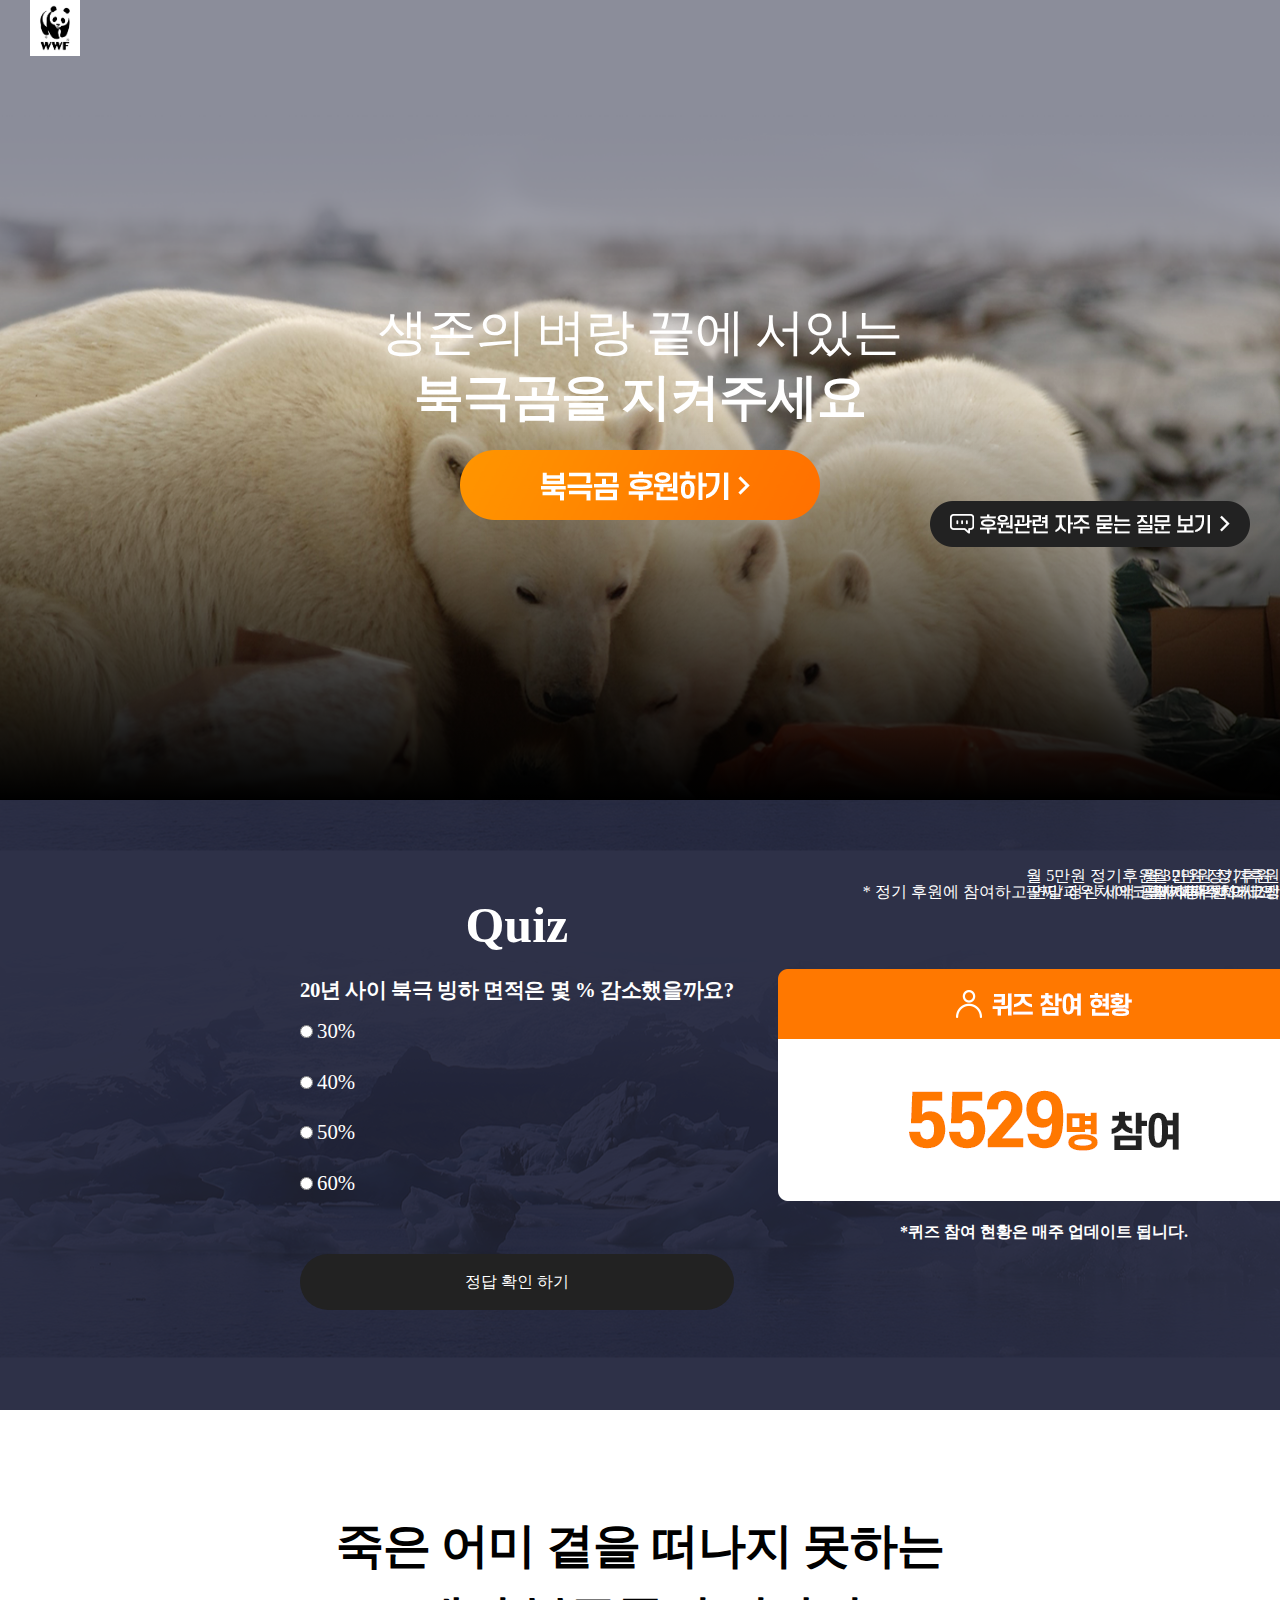
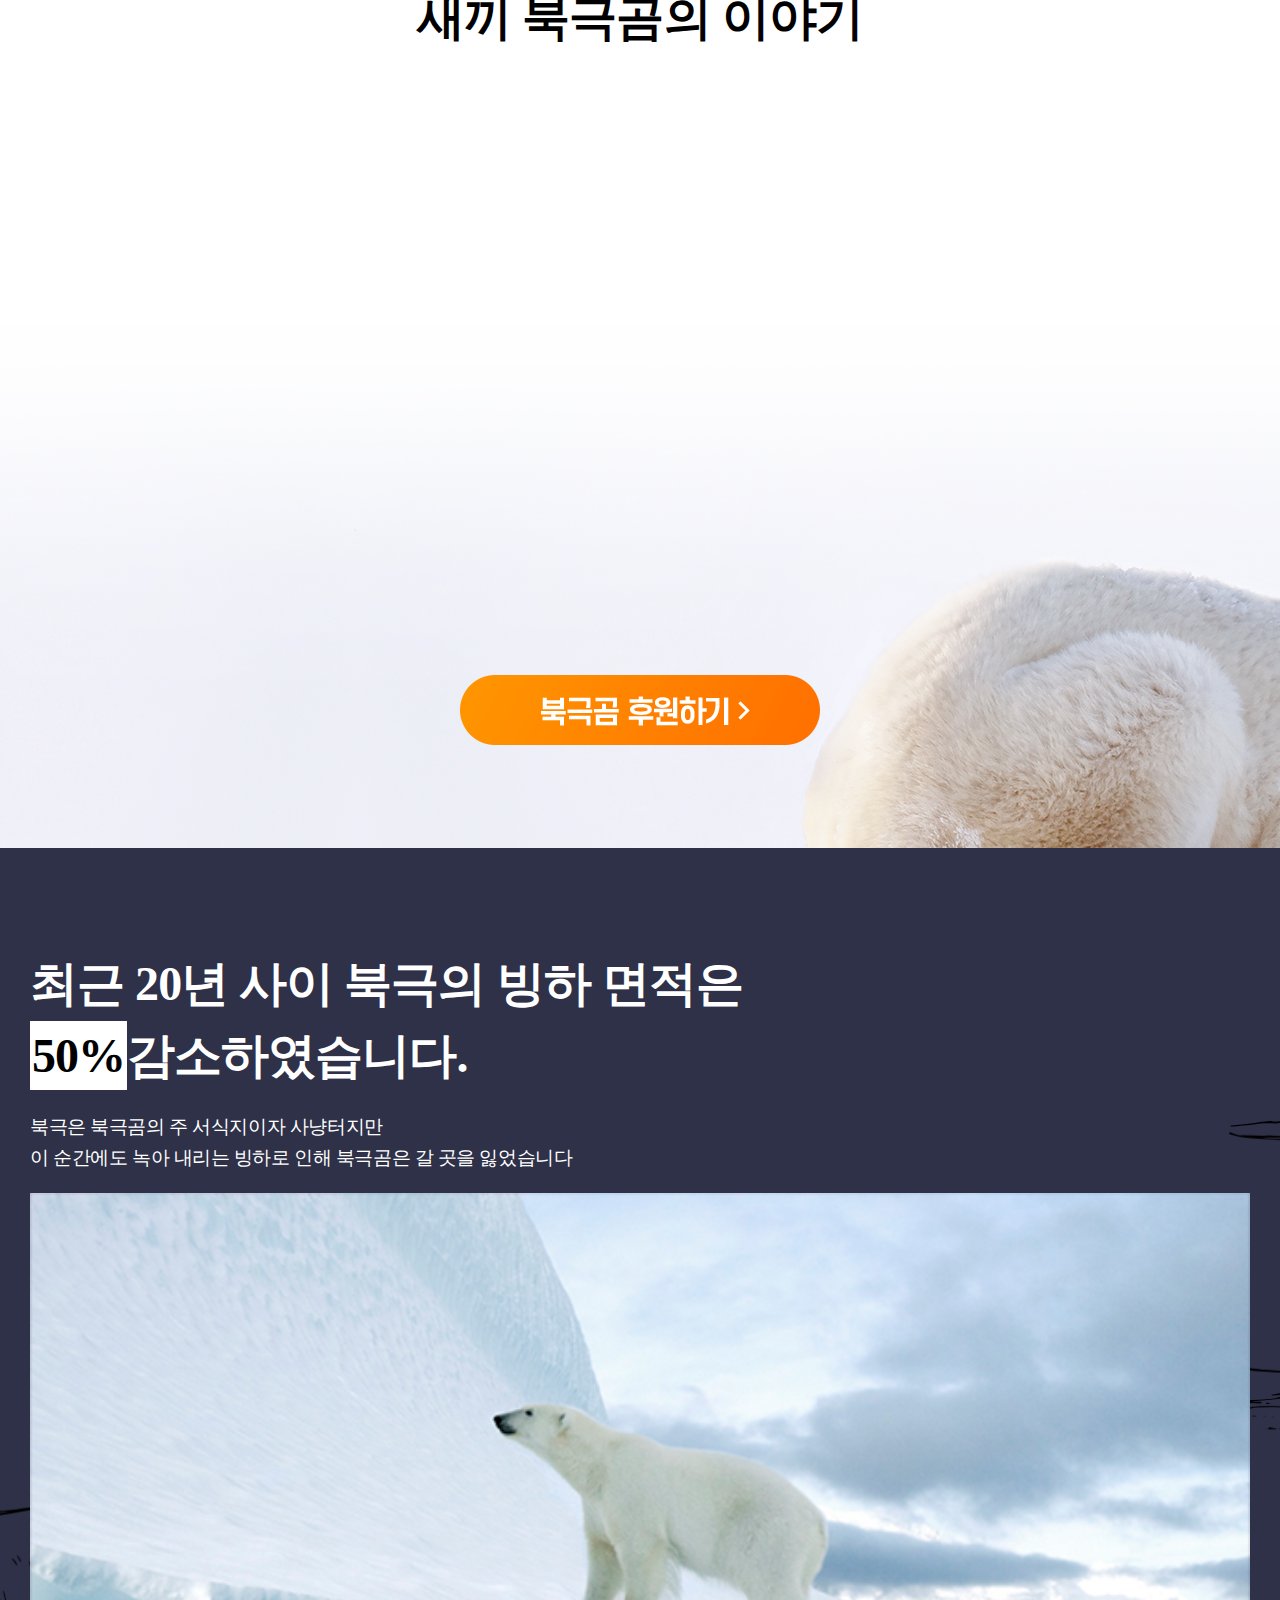
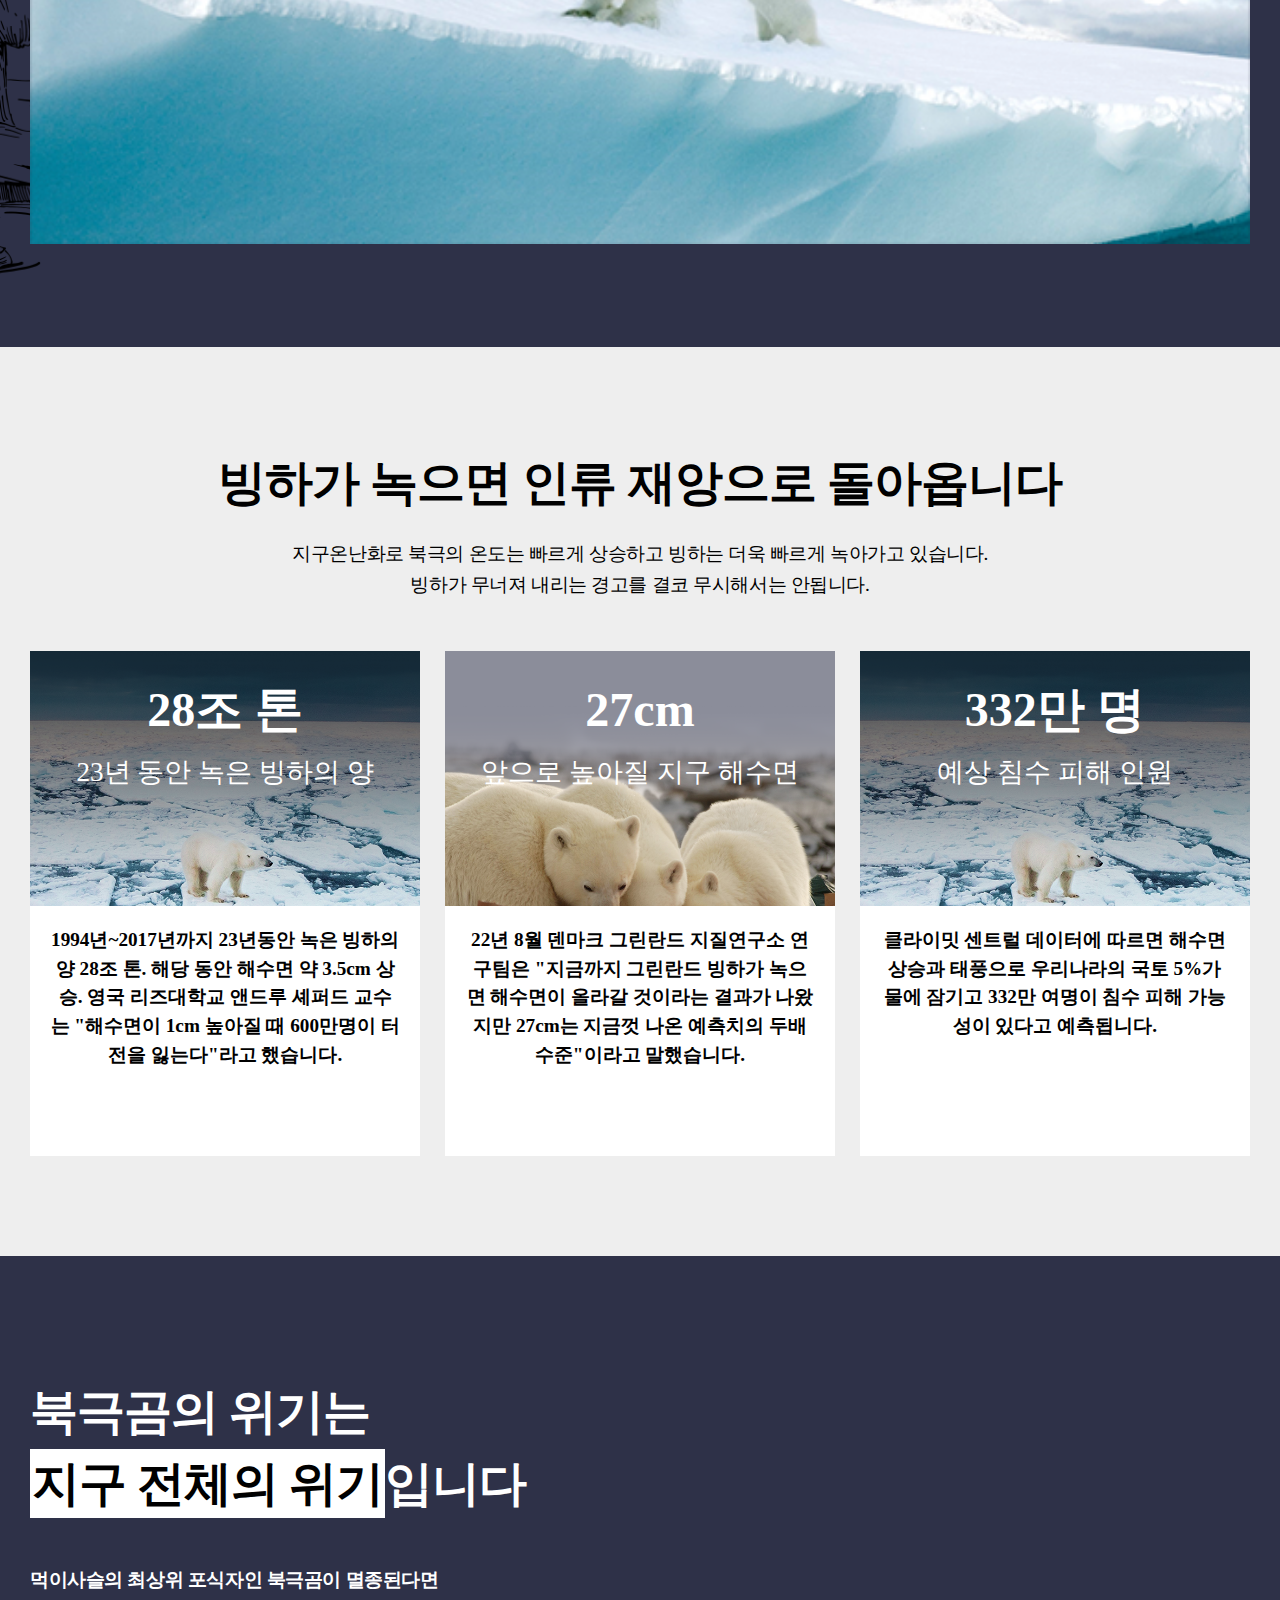
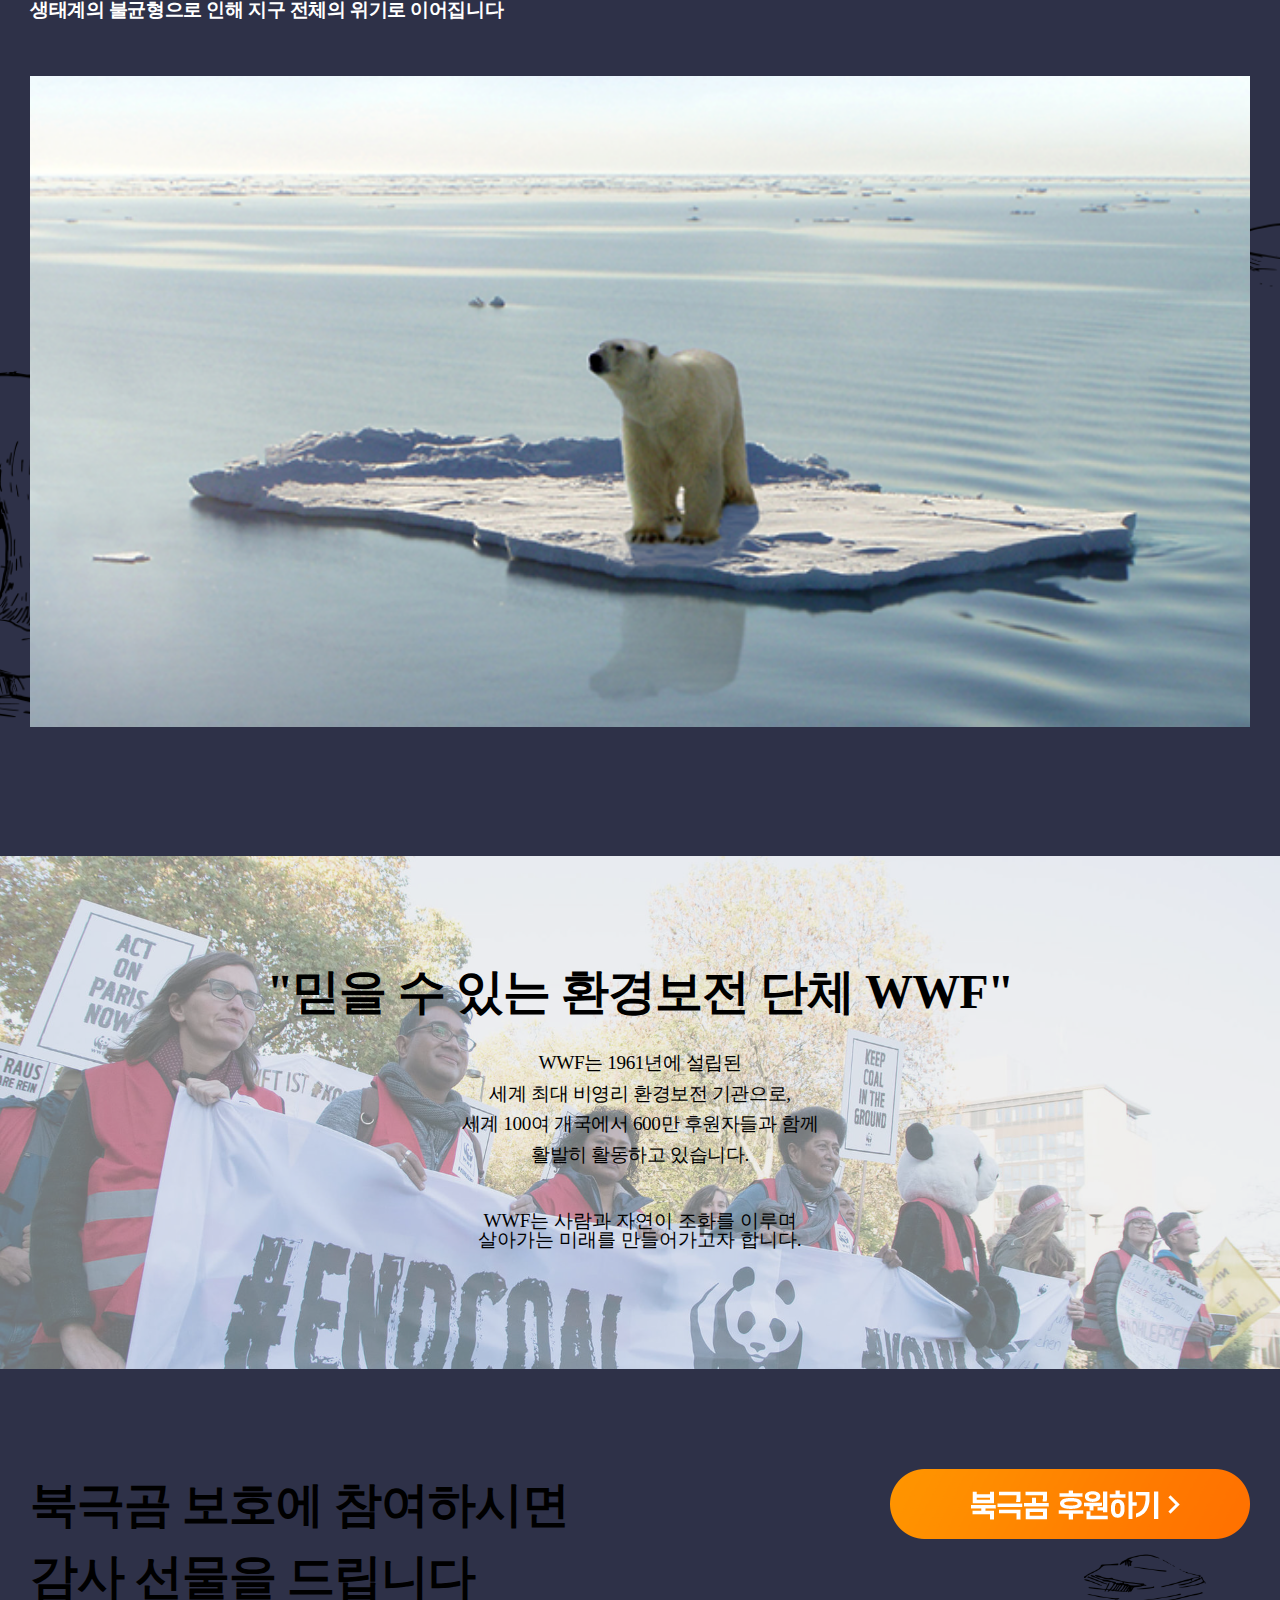
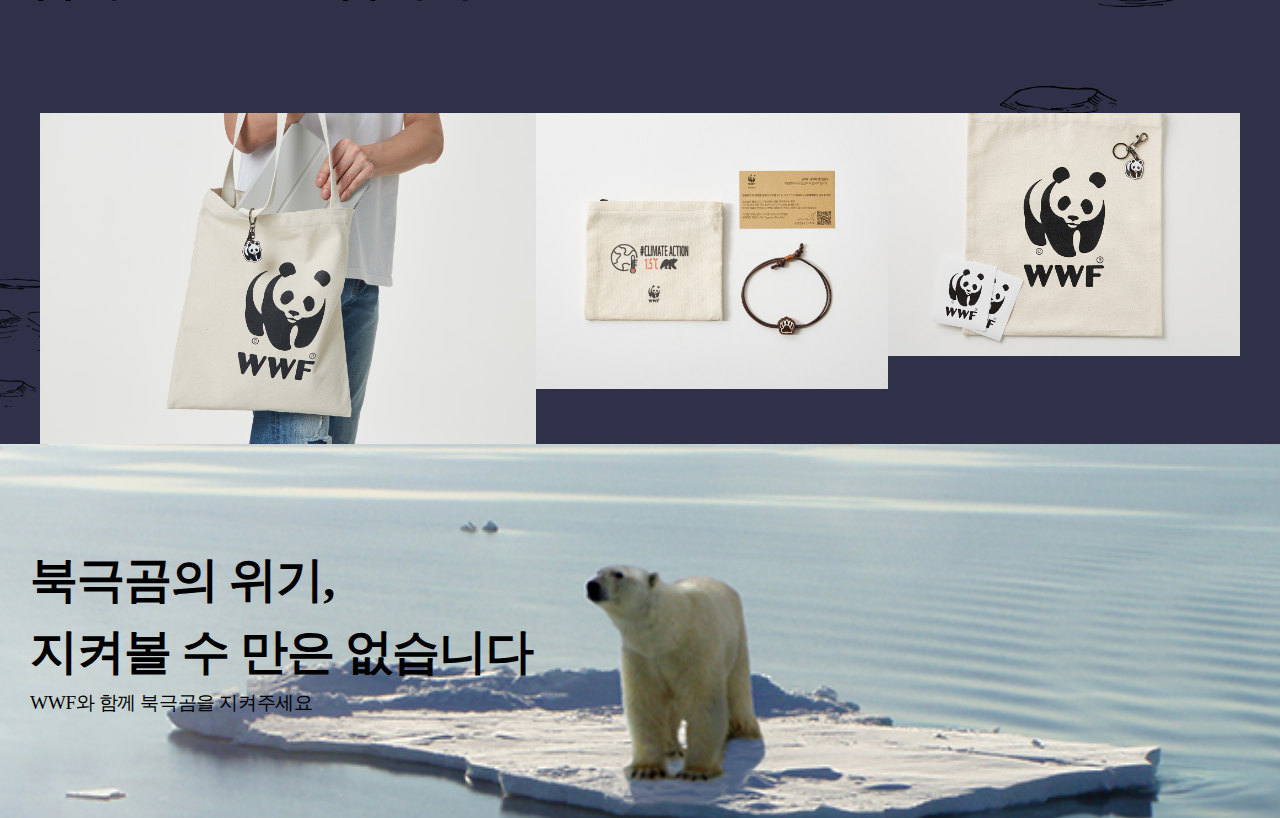
<file: index.html>
<!DOCTYPE html>
<html lang="ko">
<head>
    <meta charset="UTF-8">
    <meta name="keywords" content="">
    <meta name="description" content="">
    <meta http-equiv="X-UA-Compatible" content="IE=edge">
    <meta name="viewport" content="width=device-width, initial-scale=1.0">
    <title>북극곰 보호 캠페인 WWF</title>
    <link rel="stylesheet" href="./style/reset.css">
    <link rel="stylesheet" href="./style/main.css">
</head>
<body>
    <div id="visual_bg">
        <div id="visual_bg_gra">
            <div class="container">
                <h1 class="logo">
                    <a href="#"><img src="./image/logo.jpg" alt="WWF"></a>
                </h1>
                <h1 class="title">생존의 벼랑 끝에 서있는 <br><em>북극곰을 지켜주세요</em></h1>
                <a href="#" class="sponsor"><img src="./image/btn.png" alt="북극곰 후원하기"></a>
                <a href="#" class="question"><img src="./image/first_btn2.png" alt="후원관련 자주 묻는 질문 보기"></a>
            </div>
        </div>
    </div>
    <div id="quiz_bg">
        <div class="container">
            <div class="left">
                <form action="#" method="get" id="quizFrm">
                    <fieldset>
                        <legend class="skip">퀴즈양식</legend>
                        <h1>Quiz</h1>
                        <h2>20년 사이 북극 빙하 면적은 몇 % 감소했을까요?</h2>
                        <ul>
                            <li>
                                <input type="radio" name="quiz" value="q30" id="q30">
                                <label for="q30">30%</label>
                            </li>
                            <li>
                                <input type="radio" name="quiz" value="q40" id="q40">
                                <label for="q40">40%</label>
                            </li>
                            <li>
                                <input type="radio" name="quiz" value="q50" id="q50">
                                <label for="q50">50%</label>
                            </li>
                            <li>
                                <input type="radio" name="quiz" value="q60" id="q60">
                                <label for="q60">60%</label>
                            </li>
                        </ul>
                        <p><button type="button" class="quiz_answer">정답 확인 하기</button></p>
                    </fieldset>
                </form>
            </div>
            <div class="right">
                <p><img src="./image/quiz_contents.png" alt="귀즈 참여 현황 5529명 참여"></p>
                <p>*퀴즈 참여 현황은 매주 업데이트 됩니다.</p>
            </div>
        </div>
    </div>
    <div class="campaign1 campaign_bg">
        <div class="container">
            <h1>죽은 어미 곁을 떠나지 못하는 <br> 새끼 북극곰의 이야기</h1>
            <iframe width="825" height="581" src="https://www.youtube.com/embed/DwYrNQ4K3rY" title="WWF와 함께 북극곰을 지켜주세요." frameborder="0" allow="accelerometer; autoplay; clipboard-write; encrypted-media; gyroscope; picture-in-picture; web-share" allowfullscreen></iframe>
            <a href="#" class="sponsor"><img src="./image/btn.png" alt="북극곰 후원하기"></a>
        </div>
    </div>
    <div class="campaign2 campaign_bg">
        <div class="container">
            <h1>최근 20년 사이 북극의 빙하 면적은 <br>
            <em>50%</em>감소하였습니다.</h1>
            <p> 북극은 북극곰의 주 서식지이자 사냥터지만<br>이 순간에도 녹아 내리는 빙하로 인해 북극곰은 갈 곳을 잃었습니다</p>
            <p><img src="./image/50.png" alt="북극곰 이미쥐"></p>
        </div>
    </div>
    <div class="campaign3 campaign_bg">
        <div class="container">
            <h1>빙하가 녹으면 인류 재앙으로 돌아옵니다</h1>
            <p>지구온난화로 북극의 온도는 빠르게 상승하고 빙하는 더욱 빠르게 녹아가고 있습니다.<br>빙하가 무너져 내리는 경고를 결코 무시해서는 안됩니다.</p>
            <ul>
                <li>
                    <h2>28조 톤</h2>
                    <p>23년 동안 녹은 빙하의 양</p>
                    <p>1994년~2017년까지 23년동안 녹은 빙하의 양 28조 톤. 해당 동안 해수면 약 3.5cm 상승. 영국 리즈대학교 앤드루 셰퍼드 교수는 "해수면이 1cm 높아질 때 600만명이 터전을 잃는다"라고 했습니다.</p>
                </li>
                <li>
                    <h2>27cm</h2>
                    <p>앞으로 높아질 지구 해수면</p>
                    <p>22년 8월 덴마크 그린란드 지질연구소 연구팀은 "지금까지 그린란드 빙하가 녹으면 해수면이 올라갈 것이라는 결과가 나왔지만 27cm는 지금껏 나온 예측치의 두배 수준"이라고 말했습니다. </p>
                </li>
                <li>
                    <h2>332만 명</h2>
                    <p>예상 침수 피해 인원</p>
                    <p>클라이밋 센트럴 데이터에 따르면 해수면 상승과 태풍으로 우리나라의 국토 5%가 물에 잠기고 332만 여명이 침수 피해 가능성이 있다고 예측됩니다.</p>
                </li>
            </ul>
        </div>
    </div>
    <div class="campaign4 campaign_bg">
        <div class="container">
            <h1>북극곰의 위기는<br>
            <em>지구 전체의 위기</em>입니다</h1>
            <p>먹이사슬의 최상위 포식자인 북극곰이 멸종된다면<br>생태계의 불균형으로 인해 지구 전체의 위기로 이어집니다</p>
            <p><img src="./image/bg2.png" alt=""></p>
        </div>
    </div>
    <div class="campaign5 campaign_bg">
        <div class="container">
            <h1>"믿을 수 있는 환경보전 단체 WWF"</h1>
            <p>WWF는 1961년에 설립된<br>세계 최대 비영리 환경보전 기관으로,<br>세계 100여 개국에서 600만 후원자들과 함께<br>활발히 활동하고 있습니다.</p>
            <p>WWF는 사람과 자연이 조화를 이루며<br>살아가는 미래를 만들어가고자 합니다.</p>
        </div>
    </div>
    <div class="campaign6 campaign_bg">
        <div class="container">
            <h1>북극곰 보호에 참여하시면<br>감사 선물을 드립니다</h1>
            <a><img src="./image/btn.png" alt="북극곰 후원하기"></a>
        </div>
            <ul>
                <li>
                    <img src="./image/freebie1.jpg" alt="후원가방">
                    <p>월 2만원 정기후원<br>팔찌/파우치</p>
                </li>
                <li>
                    <img src="./image/freebie2.jpg" alt="후원 팔찌 파우치">
                    <p>월 3만원 정기후원<br>팔찌/파우치/에코백</p>
                </li>
                <li>
                    <img src="./image/freebie3.jpg" alt="월 5만원 정기후원 팔찌/파우치/에코백/키링/스티커 2장">
                    <p>월 5만원 정기후원<br>팔찌/파우치/에코백/키링/스티커 2장</p>
                </li>
            </ul>
        <p>* 정기 후원에 참여하고 연말 정산 세액 공제 혜택 받으세요!</p>
    </div>
    <div class="campaign7 campaign_bg">
        <div class="container">
            <h1>북극곰의 위기,<br>지켜볼 수 만은 없습니다</h1>
            <p>WWF와 함께 북극곰을 지켜주세요</p>
        </div>
    </div>
</body>
</html>
</file>
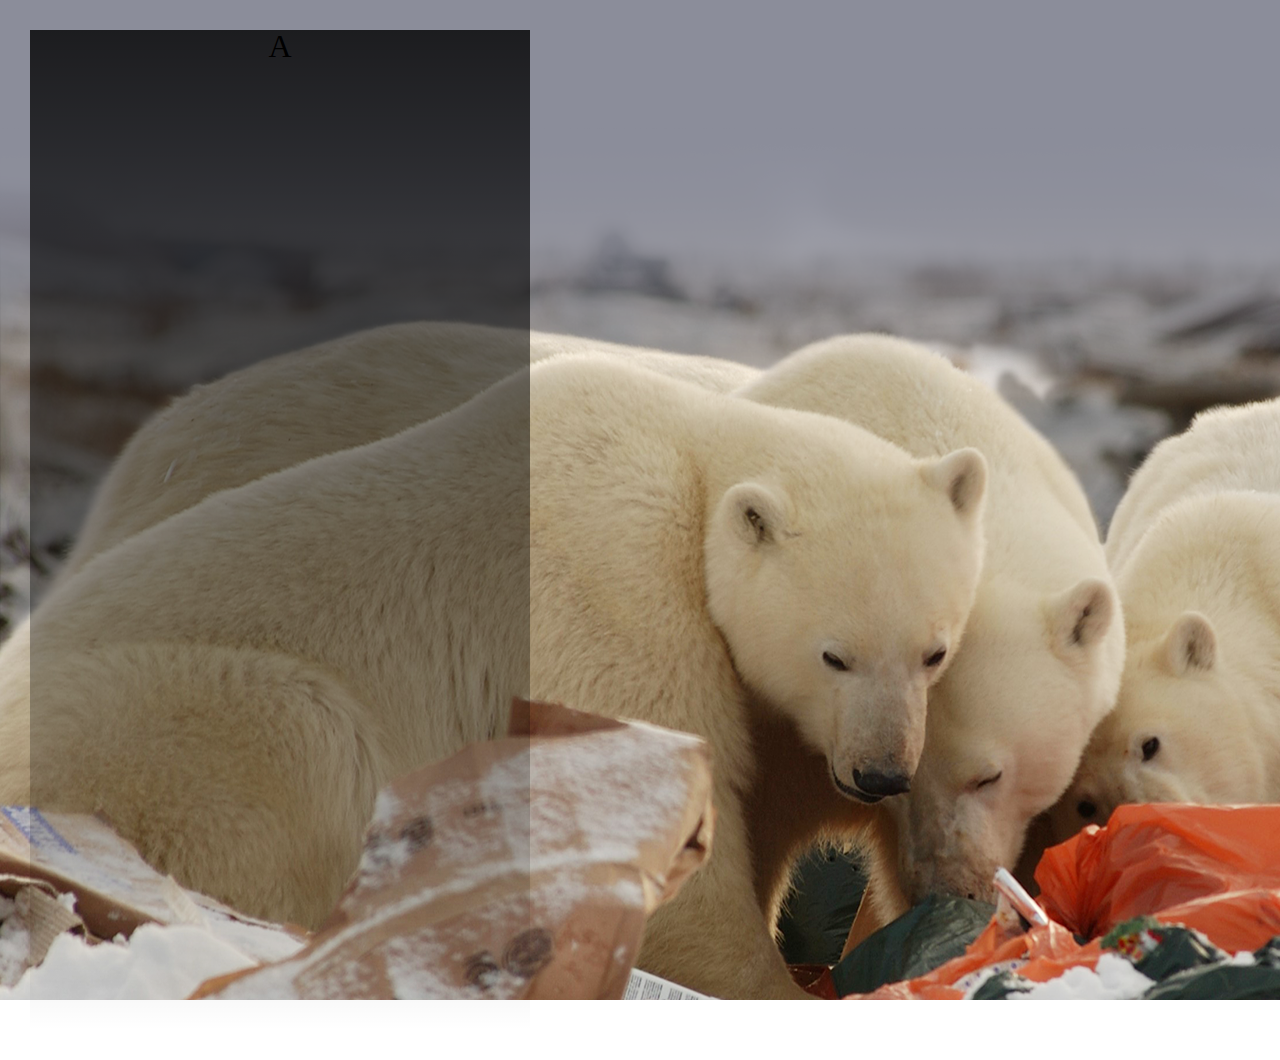
<file: test.html>
<!DOCTYPE html>
<html lang="ko">
<head>
    <meta charset="UTF-8">
    <meta name="keywords" content="">
    <meta name="description" content="">
    <meta http-equiv="X-UA-Compatible" content="IE=edge">
    <meta name="viewport" content="width=device-width, initial-scale=1.0">
    <title>test</title>
    <link rel="stylesheet" href="./style/reset.css">
    <style>
        .all {
            padding:30px;
            background: url(./image/bg1.png) no-repeat;
        }
        .box {
            font-size:2rem; text-align: center;
            width:500px; height:1000px;
            background: linear-gradient(rgba(0,0,0,0.8),transparent);
            /* background: linear-gradient(#ff0,#0f0) ; */
            /* linear-gradient (x y ,color1 , color2) */
            /* background: linear-gradient(45deg, lightblue,darkblue); */
            /* background:radial-gradient(circle,#ff0,#0f0); */
            /* 0---------100% 좀 더 디테일한 범위를 줄수 있다. */
            /* background: linear-gradient(to left, lightblue 10%,darkblue 80%); */
        }
    </style>
</head>
<body>
    <div class="all">
        <div class="box">A</div>
    </div>
</body>
</html>
</file>
<file: style/main.css>
/* 1220px */
/* main------------------------------------------------------------------- */
#visual_bg {
    background: url(../image/bg1.png) center;
    background-size:cover;
    background-attachment:fixed;
}
#visual_bg #visual_bg_gra {
    background: linear-gradient(0deg, #000, transparent 50%);
    /* background: linear-gradient(360deg, rgba(0,0,0,0.7), transparent 40%) */
}
#visual_bg #visual_bg_gra .container {
    width:1220px; margin:0 auto;
    padding: 300px 0;
    text-align: center;
    position: relative;
    overflow: hidden;
    height: 800px;
}
#visual_bg #visual_bg_gra .container .logo {
    position:absolute; left:0;top:0;
    width:50px;
}
#visual_bg #visual_bg_gra .container .logo a {}
#visual_bg #visual_bg_gra .container .logo a img {width:100%;}
#visual_bg #visual_bg_gra .container .title {margin-bottom:20px;}
#visual_bg #visual_bg_gra .container .title,
#visual_bg #visual_bg_gra .container .title em {
    color:white;
    line-height:1.3;
    letter-spacing:-0.02em;
    font-size:50px;
}
#visual_bg #visual_bg_gra .container .title em {font-weight:700;}
#visual_bg #visual_bg_gra .container .sponsor {}
#visual_bg #visual_bg_gra .container .sponsor img {}
#visual_bg #visual_bg_gra .container .question {
    position:absolute; right:0; bottom:250px;
}
#visual_bg #visual_bg_gra .container .question img {}
/* main2-------------------------------------------------------------- */
#quiz_bg {
    background: url(../image/quiz_bg.png) center;
    padding:100px;
}
#quiz_bg .container {
    width:1220px; margin: 0 auto;
    display:flex;
    flex-flow:row nowrap;
    justify-content:space-between;
    align-items: center;
}
#quiz_bg .container .left {
    color:white;
    margin-left:200px;
}
#quiz_bg .container .left #quizFrm {}
#quiz_bg .container .left #quizFrm fieldset {}
#quiz_bg .container .left #quizFrm fieldset legend {}
#quiz_bg .container .left #quizFrm fieldset h1 {
    text-align: center;
    font-size:50px;
    font-weight:700;
    margin-bottom:30px;
}
#quiz_bg .container .left #quizFrm fieldset h2 {
    font-size:1.3rem;
    letter-spacing:-0.02em;
    font-weight:700;
    margin-bottom:20px;
}
#quiz_bg .container .left #quizFrm fieldset ul {}
#quiz_bg .container .left #quizFrm fieldset ul li {
    padding-bottom:30px;
}
#quiz_bg .container .left #quizFrm fieldset ul li input[name=quiz] {}
#quiz_bg .container .left #quizFrm fieldset ul li label {font-size:1.3rem;}
#quiz_bg .container .left #quizFrm fieldset p {
    text-align: center;
    background: #222;
    border-radius: 50px;
    margin:30px 0 0 ;
    padding:20px;
}
#quiz_bg .container .left #quizFrm fieldset p .quiz_answer {
    color:white;
}
#quiz_bg .container .right {}
#quiz_bg .container .right p {
    color:white;
    text-align: center;
    font-weight:700;
    padding:10px;
}
#quiz_bg .container .right p img {width:100%}
/* main3--------------------------------------------------------------------- */
/* campaigm 통합 ---------------------------------------- */
.campaign_bg {}
.campaign_bg .container {width:1220px; margin:0 auto; padding:100px 0;}
.campaign_bg .container h1,
.campaign_bg .container h1 > * {    
    font-size: 3rem;
    font-weight: 700;
    letter-spacing: -0.02em;
    line-height:1.5;}
/* campaign1~7 배경 모음 */
.campaign1 {background: url(../image/video_bg.png); }
.campaign2 {background: url(../image/50_bg.png);}
.campaign3 {background: #eee;}
.campaign4 {background: url(../image/50_bg.png);}
.campaign5 {background: url(../image/wwf.jpg);}
.campaign6 {background: url(../image/50_bg.png);}
.campaign7 {background: url(../image/bg2.png);}
.campaign_bg {background-size:cover; background-position:center;}
/* campaign 1~7 제목 근접 단락 통일 */
.campaign_bg .container h1+p {
    font-size:1.2rem; letter-spacing:-0.02em;
    line-height:1.6;
}
/* campaign 2,4 제목 포인트 ------------------ */
.campaign_bg .container h1 em {
    background: white;
    color: #000; padding:8px 2px ;
}
/* campaign1 --------------------------- */
.campaign_bg {}
.campaign1 {background: url(../image/video_bg.png);}
.campaign1 .container {
    width:1220px; margin:0 auto; padding:100px 0;
    display:flex;
    flex-flow:column wrap; align-items: center;
}
.campaign1 .container h1 {
    text-align: center;
    font-size: 3rem;
    font-weight: 700;
    line-height:1.5;
}
.campaign1 .container iframe {margin:20px;}
.campaign1 .container .sponsor {
    display:block;
}
.campaign1 .container .sponsor img {}
/* campaign2 -------------*/
.campaign2 .container {}
.campaign2 .container h1 {color:#fff;}
.campaign2 .container h1+p {
    color:#fff;
    padding:20px 0;
}
.campaign2 .container p:last-child {}
.campaign2 .container p:last-child img {width:100%;}
/* campaign3-------------- */
.campaign3 .container {}
.campaign3 .container h1 {text-align: center;}
.campaign3 .container h1+p {
    text-align: center;
    padding:20px 0 50px;
}
.campaign3 .container ul {
    display:flex;
    flex-flow:row nowrap;
    justify-content:space-between;
}
.campaign3 .container ul li {
    width:32%; /* (100-4)/3  으로 계산한다.*/
    padding-top:35px;
    background-size: cover; background-position:center -150px;
}
.campaign3 .container ul li:nth-child(1) {background-image:url(../image/28.png);}
.campaign3 .container ul li:nth-child(2) {background-image:url(../image/27.png);}
.campaign3 .container ul li:nth-child(3) {background-image:url(../image/332.png);}
.campaign3 .container ul li h2 {
    color:#fff;
    font-size: 3rem;
    font-weight:600;
    text-align: center;
}
.campaign3 .container ul li p {
    color:#fff;text-align: center;
    font-size:1.7rem;
}
.campaign3 .container ul li p:nth-child(2) {padding:25px 0 120px;}
.campaign3 .container ul li p:last-child {
    color:#000;
    background: #fff;
    padding:20px;
    height:250px;
    font-size:1.2rem;
    font-weight:700;
    line-height: 1.5;
}
/* campaign4--------------------------------------------- */
.campaign4 {}
.campaign4 .container {}
.campaign4 .container h1 {color:#fff;padding:20px 0;}
.campaign4 .container h1 em {
    color:#000;
}
.campaign4 .container p {
    color:#fff;
    font-size:1.5rem;
    font-weight: 600;
    padding:25px 0;
}
.campaign4 .container p img {width:100%}
/* campaign5--------------------------------------------- */
.campaign5 {position:relative;}
.campaign5::before {
    /* 배경 Rgba 위치 */
    background: rgba(225,225,225,0.5);
    content:'';
    display:inline-flex;
    width:100%;
    height:100%;
    position:absolute; left:0; top:0;
    z-index:10;
}
.campaign5 .container {
    text-align: center;
    position:relative; z-index:20;
}
.campaign5 .container h1 {}
.campaign5 .container p  {
    padding:20px;
}
.campaign5 .container p:last-child  {
    font-size:1.2rem;
}
/* campaign6--------------------------------------------- */
.campaign6 {}
.campaign6 .container {
    display:flex;
    flex-flow:row nowrap;
    justify-content: space-between;
    position:relative;
}
.campaign6 .container h1 {}
.campaign6 .container a {}
.campaign6 ul {
    width:1200px;
    margin:0 auto;
    display:flex;
}
.campaign6 ul li {
    display:flex;
    flex-flow:column nowrap;
    justify-content: space-between;
}
.campaign6 ul li img {width:100%;}
.campaign6 ul li p {
    color:#fff;
}
.campaign6 p {
    color:#fff;
    position:absolute; bottom:0 ; right:0;
}
/* campaign7--------------------------------------------- */
</file>
